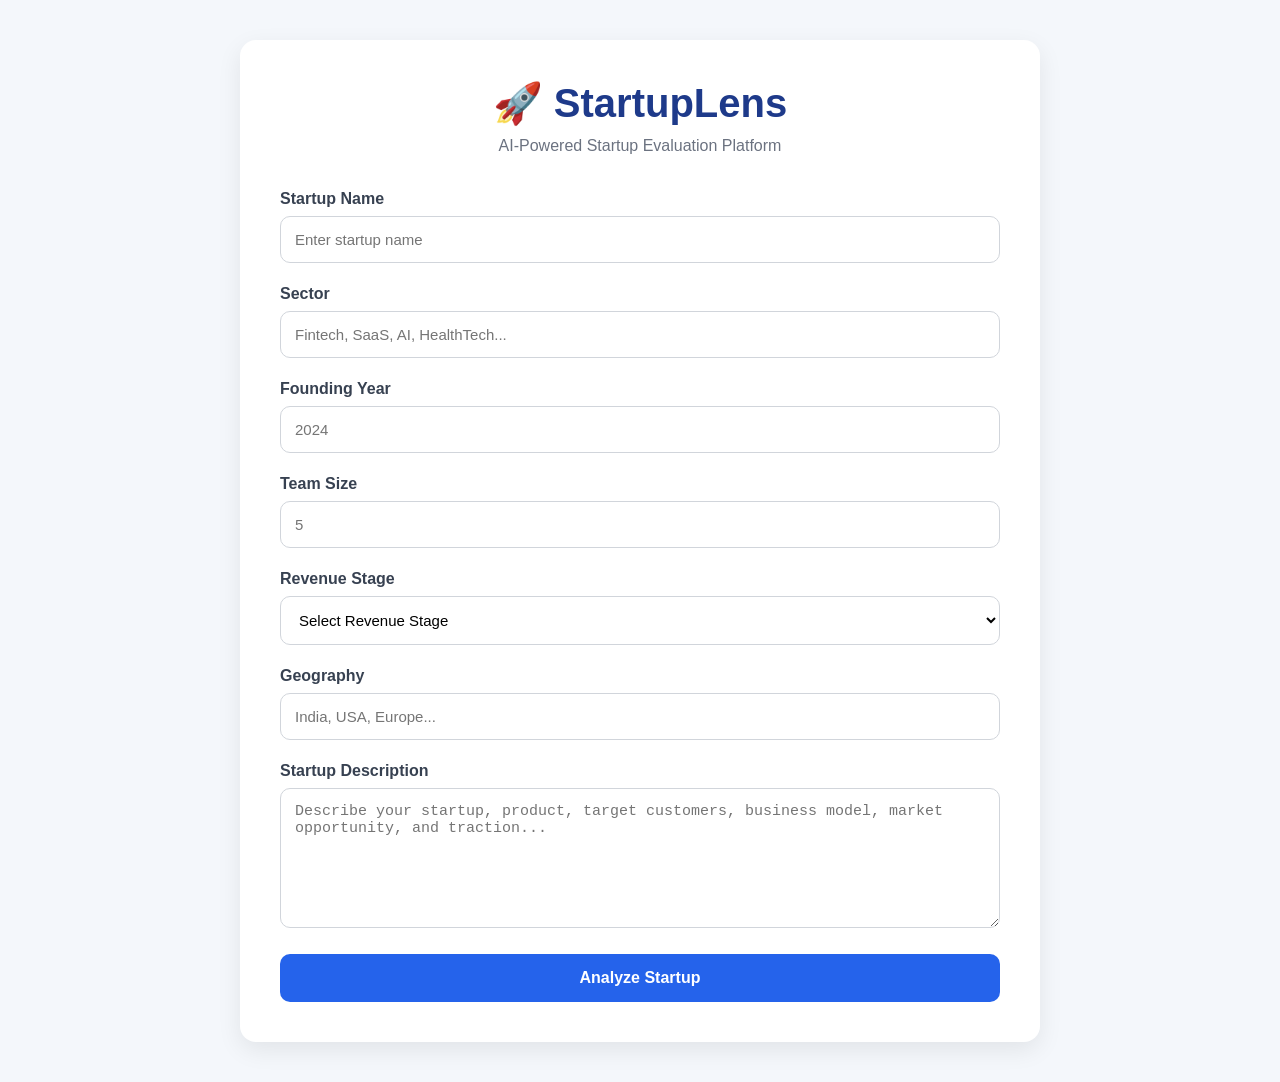
<file: frontend/index.html>
<!DOCTYPE html>
<html lang="en">

<head>
    <meta charset="UTF-8">
    <meta name="viewport" content="width=device-width, initial-scale=1.0">
    <title>StartupLens</title>

    <link rel="stylesheet" href="css/style.css">
</head>

<body>

    <div class="container">

        <h1>🚀 StartupLens</h1>

        <p class="subtitle">
            AI-Powered Startup Evaluation Platform
        </p>

        <form id="startupForm">

            <div class="form-group">
                <label for="name">
                    Startup Name
                </label>

                <input
                    type="text"
                    id="name"
                    placeholder="Enter startup name"
                    required>
            </div>

            <div class="form-group">
                <label for="sector">
                    Sector
                </label>

                <input
                    type="text"
                    id="sector"
                    placeholder="Fintech, SaaS, AI, HealthTech..."
                    required>
            </div>

            <div class="form-group">
                <label for="founding_year">
                    Founding Year
                </label>

                <input
                    type="number"
                    id="founding_year"
                    min="2000"
                    max="2030"
                    placeholder="2024"
                    required>
            </div>

            <div class="form-group">
                <label for="team_size">
                    Team Size
                </label>

                <input
                    type="number"
                    id="team_size"
                    min="1"
                    placeholder="5"
                    required>
            </div>

            <div class="form-group">
                <label for="revenue_stage">
                    Revenue Stage
                </label>

                <select
                    id="revenue_stage"
                    required>

                    <option value="">
                        Select Revenue Stage
                    </option>

                    <option value="pre-revenue">
                        Pre-Revenue
                    </option>

                    <option value="early-revenue">
                        Early Revenue
                    </option>

                    <option value="growth">
                        Growth Stage
                    </option>

                    <option value="profitable">
                        Profitable
                    </option>

                </select>
            </div>

            <div class="form-group">
                <label for="geography">
                    Geography
                </label>

                <input
                    type="text"
                    id="geography"
                    placeholder="India, USA, Europe..."
                    required>
            </div>

            <div class="form-group">
                <label for="description">
                    Startup Description
                </label>

                <textarea
                    id="description"
                    rows="6"
                    placeholder="Describe your startup, product, target customers, business model, market opportunity, and traction..."
                    required></textarea>
            </div>

            <button
                type="submit"
                id="analyzeBtn">

                Analyze Startup
            </button>

        </form>

    </div>

    <script src="js/app.js"></script>

</body>

</html>
</file>
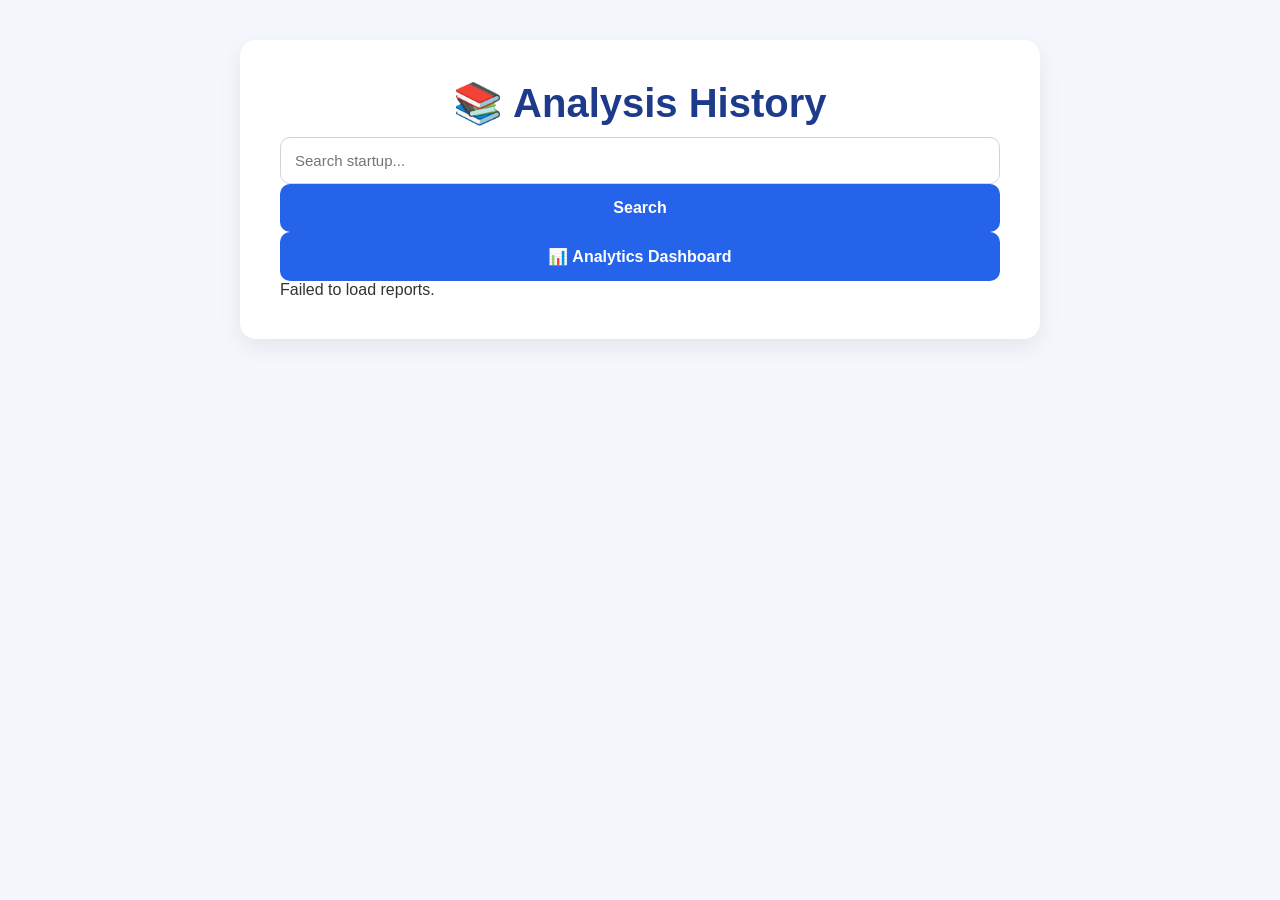
<file: frontend/history.html>
<!DOCTYPE html>
<html>
<head>
    <title>Startup History</title>
    <link rel="stylesheet" href="css/style.css">
</head>
<body>

<div class="container">

    <h1>📚 Analysis History</h1>

    <input
        type="text"
        id="searchInput"
        placeholder="Search startup..."
    >

    <button onclick="searchReports()">
        Search
    </button>

    <button
    onclick="window.location.href='analytics.html'">

    📊 Analytics Dashboard

</button>



    <div id="historyContainer">

    </div>

</div>

<script src="js/history.js"></script>

</body>
</html>
</file>
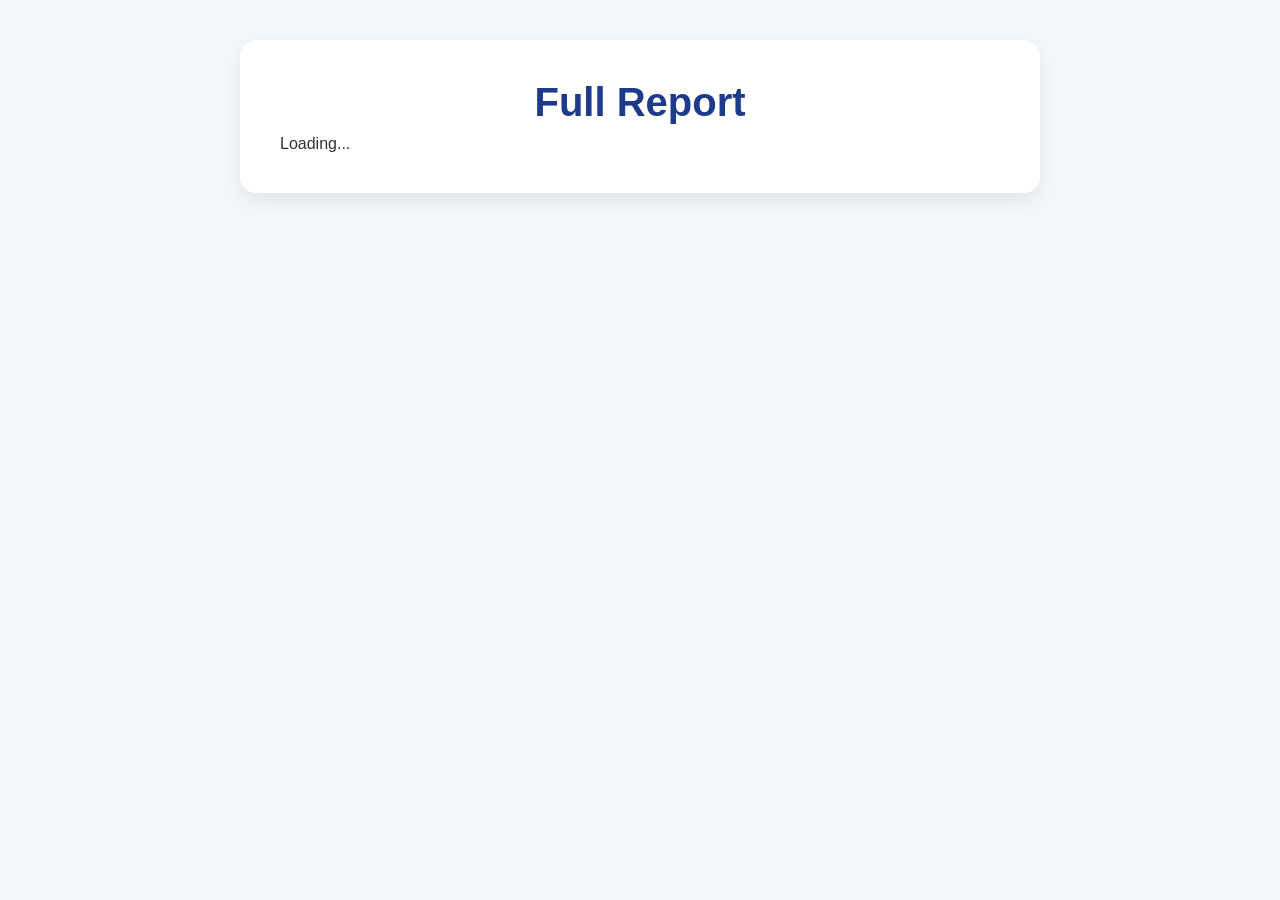
<file: frontend/report.html>
<!DOCTYPE html>
<html>

<head>

    <title>
        Startup Report
    </title>

    <link
        rel="stylesheet"
        href="css/style.css"
    >

</head>

<body>

<div class="container">

    <h1>
        Full Report
    </h1>

    <div id="reportContent">

        Loading...

    </div>

</div>

<script src="js/report.js"></script>

</body>

</html>
</file>
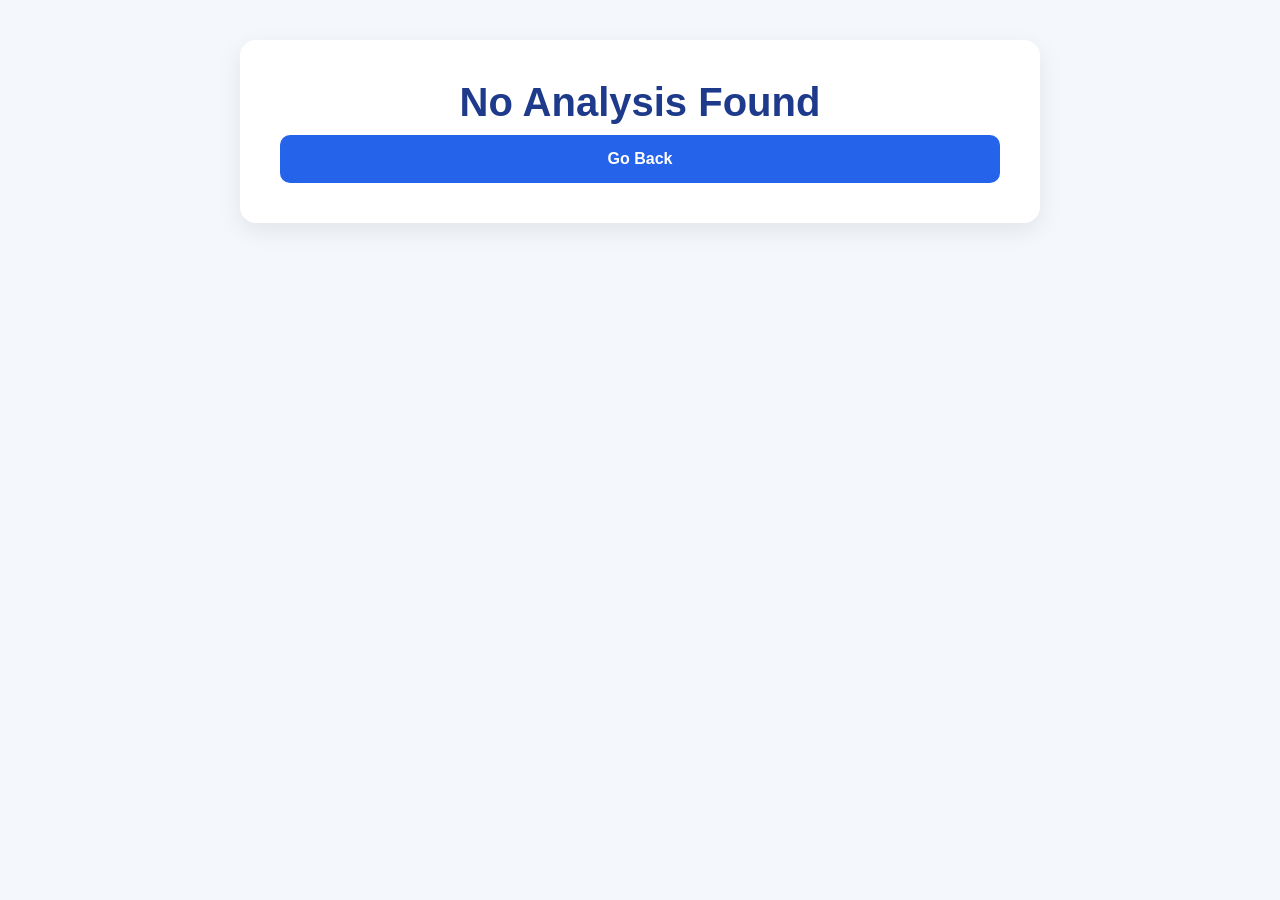
<file: frontend/result.html>
<!DOCTYPE html>
<html lang="en">

<head>
    <meta charset="UTF-8">
    <meta name="viewport" content="width=device-width, initial-scale=1.0">
    <title>StartupLens Results</title>

    <link rel="stylesheet" href="css/style.css">
</head>

<body>

    <div class="container">

        <h1>📊 Startup Analysis Report</h1>

        <p class="subtitle">
            AI-generated startup evaluation and investor insights
        </p>

        <!-- Fundability Score -->
        <div class="score-box">

            <h2>Fundability Score</h2>

            <div
                id="fundability"
                class="score-value">

                --
            </div>

        </div>

        <div class="recommendation-box">
    <h2>Recommendation</h2>

    <div id="recommendationBadge" class="recommendation-badge">
        Analyzing...
    </div>
</div>

        <!-- Detailed Scores -->
        <div class="result-card">

            <h3>
                📈 Detailed Scores
            </h3>

            <div id="scores">

                Loading scores...

            </div>

        </div>

        <!-- Risk Flags -->
        <div class="result-card">

            <h3>
                ⚠️ Risk Flags
            </h3>

            <ul id="flags">

                <li>
                    Loading flags...
                </li>

            </ul>

        </div>

        <!-- Investors -->
        <div class="result-card">

            <h3>
                💰 Recommended Investors
            </h3>

            <ul id="investors">

                <li>
                    Loading investors...
                </li>

            </ul>

        </div>

        <!-- Competitor Analysis -->

        

<div class="result-card">

    <h3>
        🏆 Competitor Analysis
    </h3>

    <div id="competitorAnalysis">

        Loading competitor analysis...

    </div>

</div>

        <!-- Actions -->
        <div class="actions">

            <button
                id="downloadMemo"
                class="download-btn">

                📄 Download Investment Memo
            </button>

            <button
                onclick="window.location.href='index.html'"
                class="back-btn">

                🔄 Analyze Another Startup
            </button>

            <button
    onclick="window.location.href='history.html'">

    📚 View History

</button>

        </div>

    </div>

    <script src="js/result.js"></script>

</body>

</html>
</file>
<file: frontend/css/style.css>
* {
    margin: 0;
    padding: 0;
    box-sizing: border-box;
}

body {
    font-family: "Segoe UI", Tahoma, Geneva, Verdana, sans-serif;
    background: #f4f7fb;
    min-height: 100vh;
    padding: 40px 20px;
    color: #333;
}

.container {
    max-width: 800px;
    margin: auto;
    background: #ffffff;
    padding: 40px;
    border-radius: 16px;
    box-shadow: 0 8px 25px rgba(0, 0, 0, 0.08);
}

h1 {
    text-align: center;
    color: #1e3a8a;
    margin-bottom: 10px;
    font-size: 2.5rem;
}

.subtitle {
    text-align: center;
    color: #6b7280;
    margin-bottom: 35px;
    font-size: 1rem;
}

.form-group {
    margin-bottom: 22px;
}

label {
    display: block;
    margin-bottom: 8px;
    font-weight: 600;
    color: #374151;
}

input,
select,
textarea {
    width: 100%;
    padding: 14px;
    border: 1px solid #d1d5db;
    border-radius: 10px;
    font-size: 15px;
    transition: all 0.3s ease;
    background: #fff;
}

input:focus,
select:focus,
textarea:focus {
    outline: none;
    border-color: #2563eb;
    box-shadow: 0 0 0 4px rgba(37, 99, 235, 0.15);
}

textarea {
    resize: vertical;
    min-height: 140px;
}

button {
    width: 100%;
    padding: 15px;
    border: none;
    border-radius: 10px;
    background: #2563eb;
    color: white;
    font-size: 16px;
    font-weight: 600;
    cursor: pointer;
    transition: all 0.3s ease;
}

button:hover {
    background: #1d4ed8;
    transform: translateY(-2px);
}

button:active {
    transform: translateY(0);
}

.result-card {
    background: #f8fafc;
    border-left: 5px solid #2563eb;
    padding: 20px;
    margin-bottom: 20px;
    border-radius: 10px;
}

.result-card h3 {
    margin-bottom: 10px;
    color: #1e3a8a;
}

.score-box {
    text-align: center;
    background: #eff6ff;
    padding: 25px;
    border-radius: 12px;
    margin-bottom: 25px;
}

.score-box h2 {
    color: #1e3a8a;
    margin-bottom: 10px;
}

.score-value {
    font-size: 3rem;
    font-weight: bold;
    color: #2563eb;
}

ul {
    list-style: none;
    padding: 0;
}

ul li {
    background: #f9fafb;
    padding: 12px;
    margin-bottom: 10px;
    border-radius: 8px;
    border-left: 4px solid #2563eb;
}

.flag-warning {
    border-left-color: #f59e0b;
}

.flag-critical {
    border-left-color: #ef4444;
}

.download-btn {
    margin-top: 20px;
    background: #16a34a;
}

.download-btn:hover {
    background: #15803d;
}

.back-btn {
    margin-top: 12px;
    background: #6b7280;
}

.back-btn:hover {
    background: #4b5563;
}

.loading {
    text-align: center;
    margin-top: 20px;
    color: #2563eb;
    font-weight: 600;
}

@media (max-width: 768px) {

    body {
        padding: 20px 10px;
    }

    .container {
        padding: 25px;
    }

    h1 {
        font-size: 2rem;
    }

    .score-value {
        font-size: 2.2rem;
    }
}

.score-grid {
    display: grid;
    grid-template-columns: repeat(2, 1fr);
    gap: 15px;
}

.score-item {
    background: #f8fafc;
    padding: 15px;
    border-radius: 10px;
    text-align: center;
}

.score-item p {
    font-size: 1.3rem;
    margin-top: 8px;
    color: #2563eb;
    font-weight: bold;
}

.actions {
    margin-top: 25px;
}

@media (max-width: 768px) {
    .score-grid {
        grid-template-columns: 1fr;
    }
}

.recommendation-box {
    text-align: center;
    margin-bottom: 25px;
}

.recommendation-badge {
    display: inline-block;
    padding: 12px 24px;
    border-radius: 999px;
    font-weight: 700;
    font-size: 1.1rem;
    margin-top: 10px;
}

.recommendation-strong {
    background: #dcfce7;
    color: #166534;
}

.recommendation-moderate {
    background: #fef3c7;
    color: #92400e;
}

.recommendation-risk {
    background: #fee2e2;
    color: #991b1b;
}

.investor-card {
    display: flex;
    justify-content: space-between;
    align-items: center;
    gap: 15px;
}

.investor-name {
    font-weight: 700;
    color: #1e3a8a;
}

.investor-score {
    font-size: 1.4rem;
    font-weight: 700;
    color: #16a34a;
}

.investor-details {
    font-size: 0.9rem;
    color: #6b7280;
}

.score-item {
    transition: 0.25s ease;
}

.score-item:hover {
    transform: translateY(-4px);
    box-shadow: 0 6px 15px rgba(0,0,0,0.08);
}

.report-actions {
    display: flex;
    gap: 10px;
    margin-top: 15px;
}

.view-btn {
    flex: 1;
}

.delete-btn {
    flex: 1;
    background: #dc2626;
}

.delete-btn:hover {
    background: #b91c1c;
}
</file>
